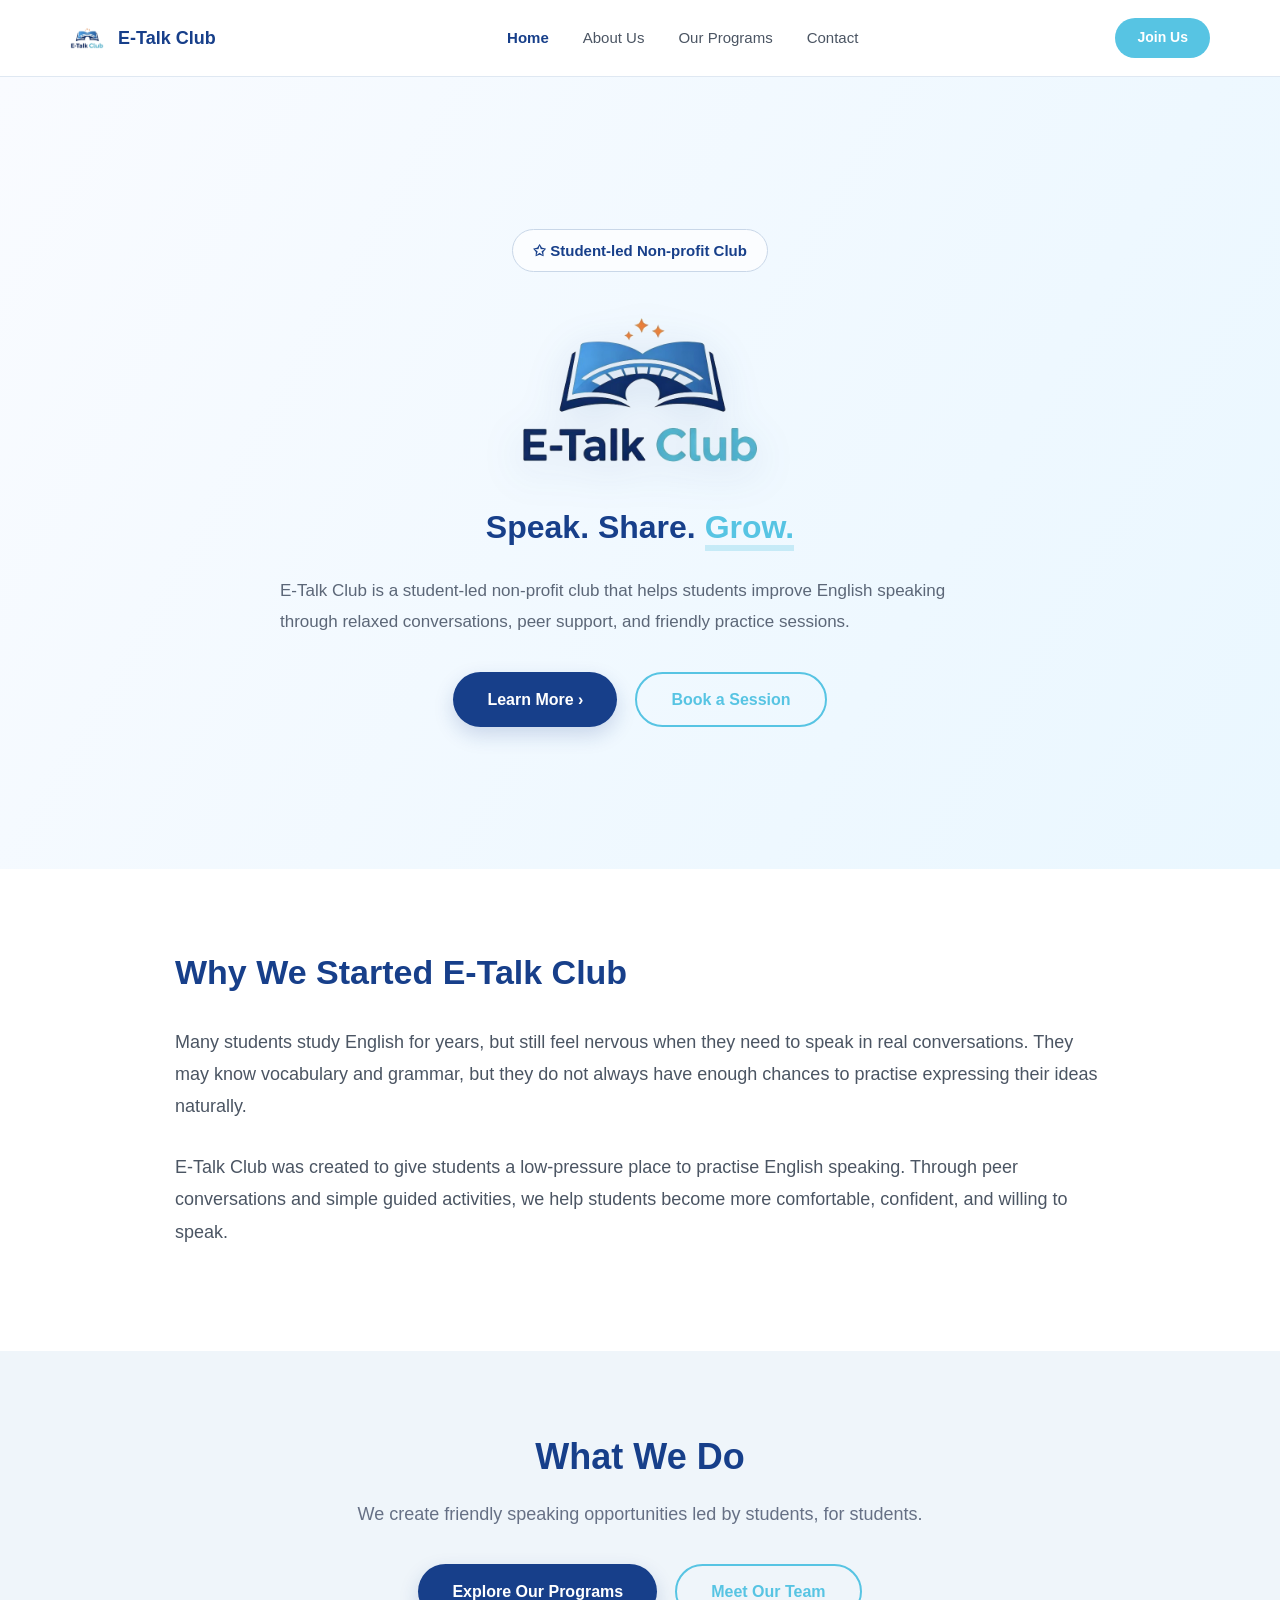
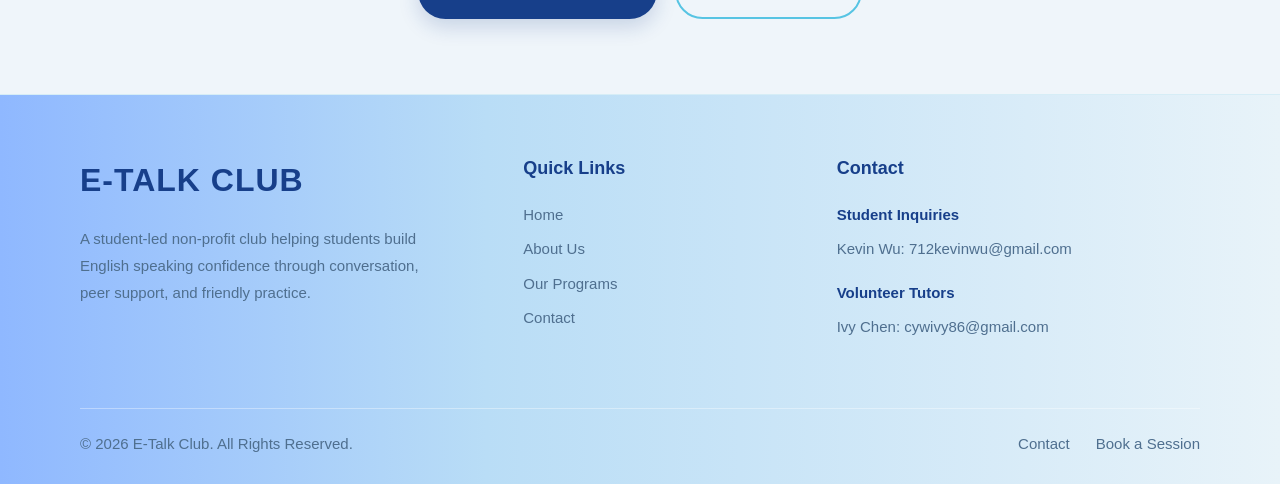
<file: index.html>
<!DOCTYPE html>
<html lang="en">
<head>
  <meta charset="UTF-8" />
  <meta name="viewport" content="width=device-width, initial-scale=1.0" />

  <title>E-Talk Club</title>
  <link rel="stylesheet" href="style.css">
</head>

<body>

  <header>
    <div class="navbar">
      <a href="index.html" class="brand">
        <img src="logo.png" alt="E-Talk Club Logo">
        <span>E-Talk Club</span>
      </a>

      <button class="menu-toggle" onclick="toggleMenu()">☰</button>

      <nav class="nav-links" id="navLinks">
        <a href="index.html" class="active">Home</a>
        <a href="about.html">About Us</a>
        <a href="programs.html">Our Programs</a>
        <a href="contact.html">Contact</a>
      </nav>

      <a href="contact.html" class="top-btn">Join Us</a>
    </div>
  </header>

  <section class="hero">
    <div class="hero-content">
      <div class="hero-tag">✩ Student-led Non-profit Club</div>

      <img src="logo.png" alt="E-Talk Club Logo" class="hero-logo">

      <h1 class="hero-title">
        Speak. Share. <span class="accent">Grow.</span>
      </h1>

      <p class="hero-desc">
        E-Talk Club is a student-led non-profit club that helps students improve English speaking
        through relaxed conversations, peer support, and friendly practice sessions.
      </p>

      <div class="hero-buttons">
        <a href="about.html" class="btn-primary">Learn More ›</a>
        <a href="programs.html" class="btn-secondary">Book a Session</a>
      </div>
    </div>
  </section>

  <section class="white">
    <div class="container text-block">
      <h2>Why We Started E-Talk Club</h2>

      <p>
        Many students study English for years, but still feel nervous when they need to speak in real
        conversations. They may know vocabulary and grammar, but they do not always have enough chances
        to practise expressing their ideas naturally.
      </p>

      <p>
        E-Talk Club was created to give students a low-pressure place to practise English speaking.
        Through peer conversations and simple guided activities, we help students become more comfortable,
        confident, and willing to speak.
      </p>
    </div>
  </section>

  <section class="light">
    <div class="container">
      <div class="section-heading">
        <h2>What We Do</h2>
        <p>We create friendly speaking opportunities led by students, for students.</p>
      </div>

      <div class="hero-buttons" style="margin-top: 34px;">
        <a href="programs.html" class="btn-primary">Explore Our Programs</a>
        <a href="about.html" class="btn-secondary">Meet Our Team</a>
      </div>
    </div>
  </section>

  <footer class="site-footer">
    <div class="footer-grid">
      <div class="footer-brand">
        <h2>E-TALK CLUB</h2>
        <p>
          A student-led non-profit club helping students build English speaking confidence
          through conversation, peer support, and friendly practice.
        </p>
      </div>

      <div class="footer-col">
        <h3>Quick Links</h3>
        <a href="index.html">Home</a>
        <a href="about.html">About Us</a>
        <a href="programs.html">Our Programs</a>
        <a href="contact.html">Contact</a>
      </div>

      <div class="footer-col">
        <h3>Contact</h3>

        <div class="footer-contact-group">
          <p><strong>Student Inquiries</strong></p>
          <a href="mailto:712kevinwu@gmail.com">Kevin Wu: 712kevinwu@gmail.com</a>
        </div>

        <div class="footer-contact-group">
          <p><strong>Volunteer Tutors</strong></p>
          <a href="mailto:cywivy86@gmail.com">Ivy Chen: cywivy86@gmail.com</a>
        </div>
      </div>
    </div>

    <div class="footer-bottom">
      <p>© 2026 E-Talk Club. All Rights Reserved.</p>
      <div class="footer-bottom-links">
        <a href="contact.html">Contact</a>
        <a href="programs.html">Book a Session</a>
      </div>
    </div>
  </footer>

  <script>
    function toggleMenu() {
      document.getElementById("navLinks").classList.toggle("show");
    }
  </script>

</body>
</html>
</file>
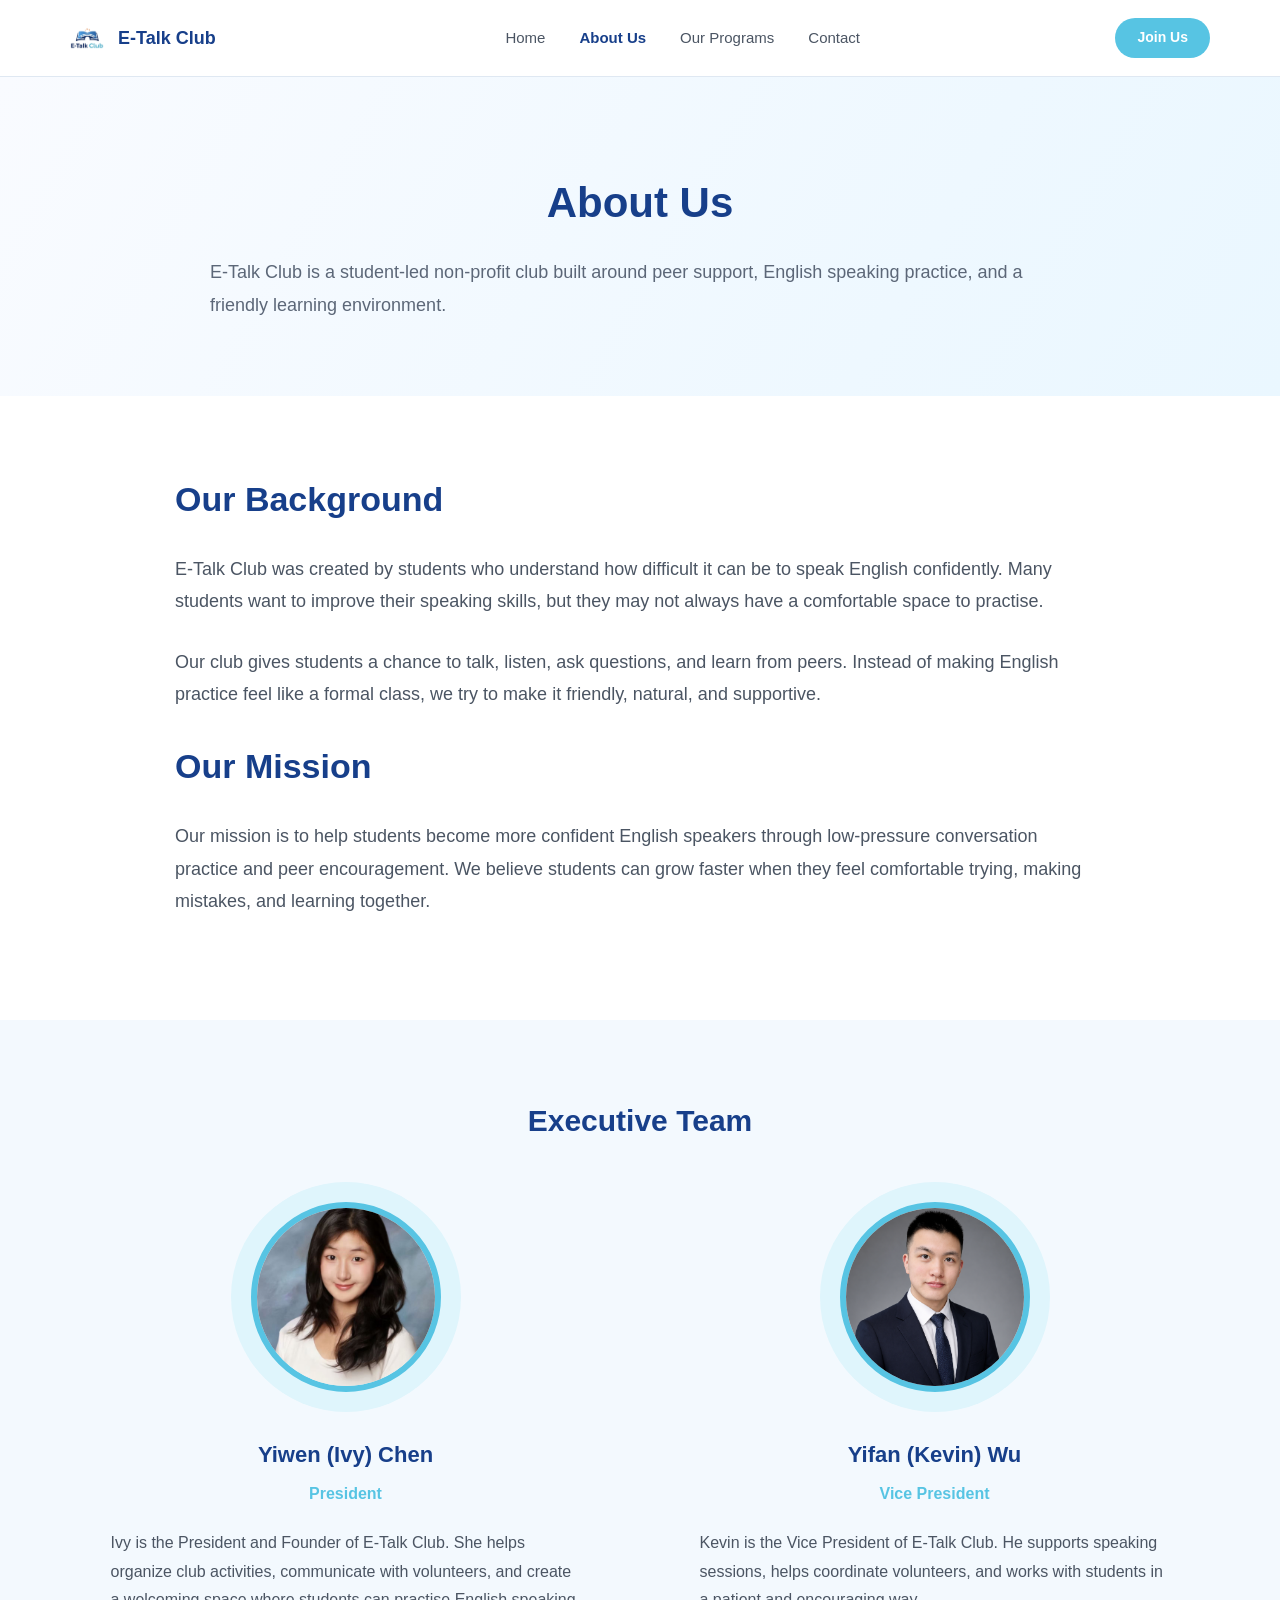
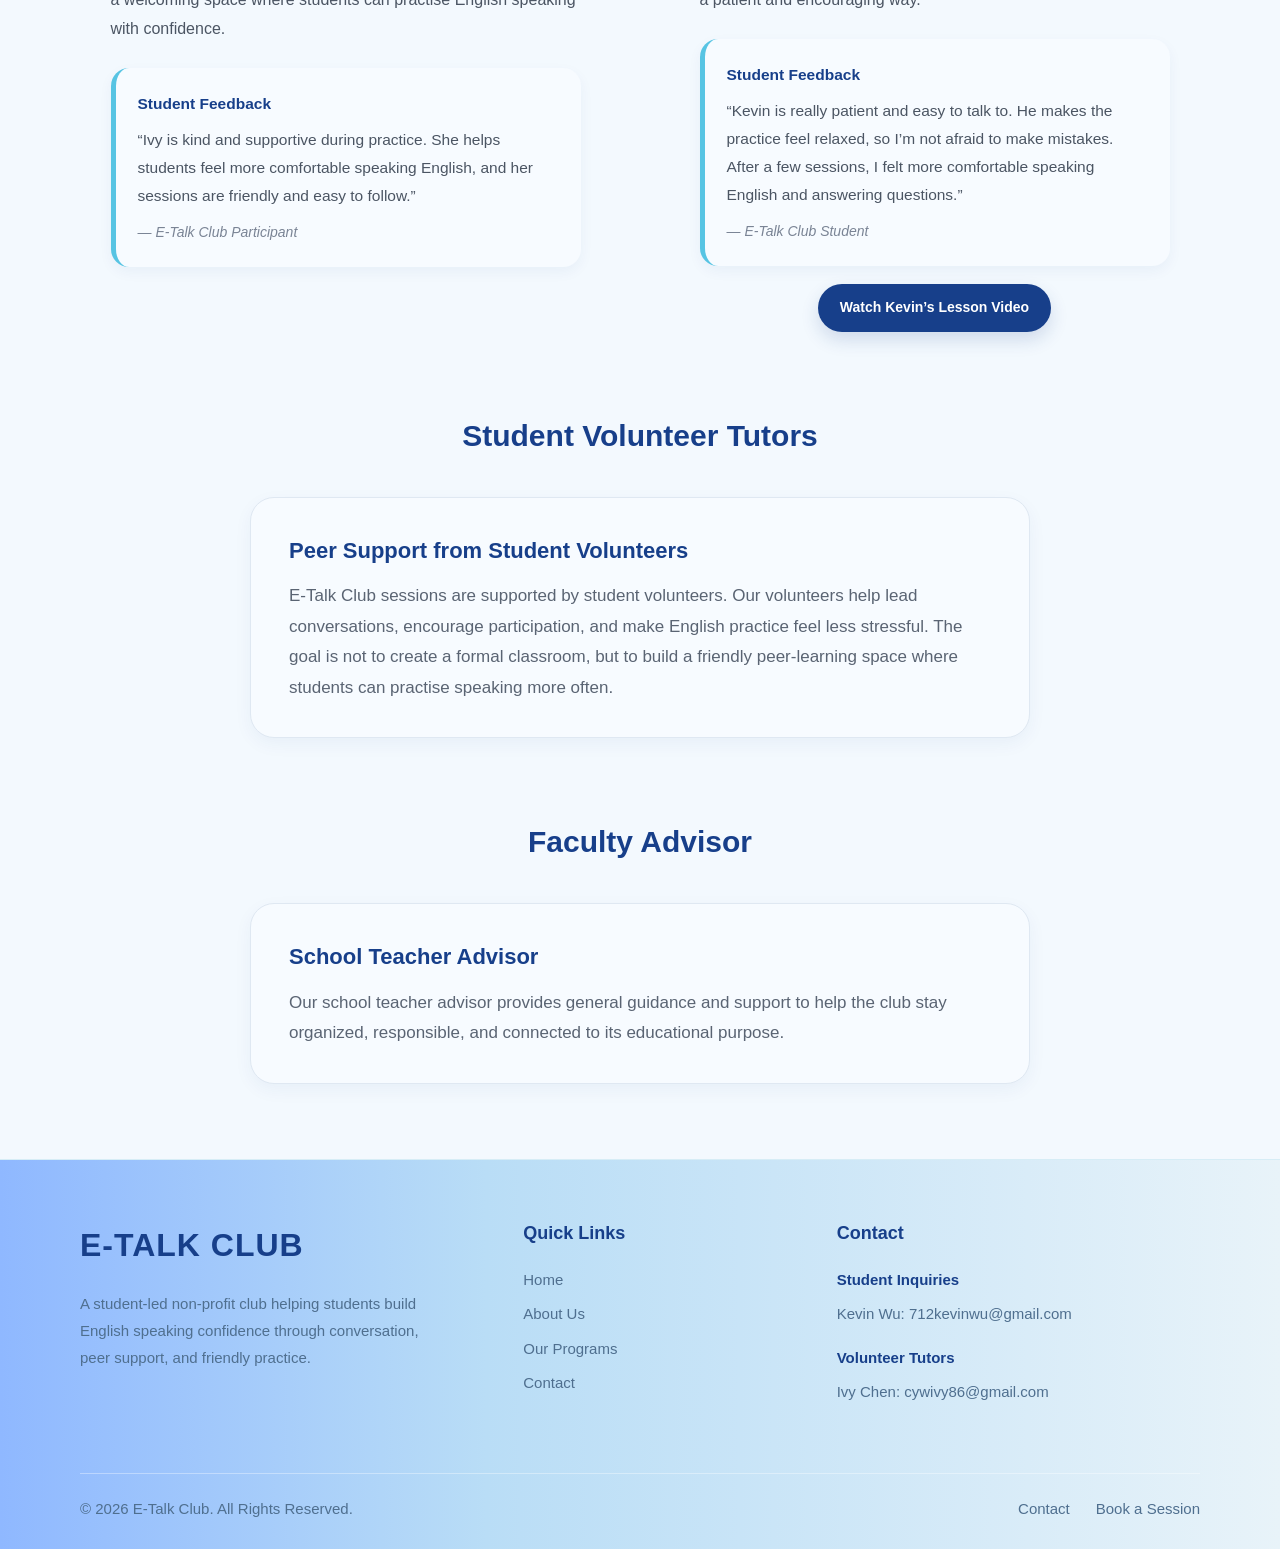
<file: about.html>
<!DOCTYPE html>
<html lang="en">
<head>
  <meta charset="UTF-8" />
  <meta name="viewport" content="width=device-width, initial-scale=1.0" />

  <title>About Us | E-Talk Club</title>
  <link rel="stylesheet" href="style.css">
</head>

<body>

  <header>
    <div class="navbar">
      <a href="index.html" class="brand">
        <img src="logo.png" alt="E-Talk Club Logo">
        <span>E-Talk Club</span>
      </a>

      <button class="menu-toggle" onclick="toggleMenu()">☰</button>

      <nav class="nav-links" id="navLinks">
        <a href="index.html">Home</a>
        <a href="about.html" class="active">About Us</a>
        <a href="programs.html">Our Programs</a>
        <a href="contact.html">Contact</a>
      </nav>

      <a href="contact.html" class="top-btn">Join Us</a>
    </div>
  </header>

  <section class="page-hero">
    <h1>About Us</h1>
    <p>
      E-Talk Club is a student-led non-profit club built around peer support, English speaking practice,
      and a friendly learning environment.
    </p>
  </section>

  <section class="white">
    <div class="container text-block">
      <h2>Our Background</h2>

      <p>
        E-Talk Club was created by students who understand how difficult it can be to speak English
        confidently. Many students want to improve their speaking skills, but they may not always have
        a comfortable space to practise.
      </p>

      <p>
        Our club gives students a chance to talk, listen, ask questions, and learn from peers. Instead of
        making English practice feel like a formal class, we try to make it friendly, natural, and supportive.
      </p>

      <h2>Our Mission</h2>

      <p>
        Our mission is to help students become more confident English speakers through low-pressure
        conversation practice and peer encouragement. We believe students can grow faster when they feel
        comfortable trying, making mistakes, and learning together.
      </p>
    </div>
  </section>

  <section class="cream">
    <div class="container">
      <div class="team-block">
        <h2 class="team-block-title">Executive Team</h2>

        <div class="executive-grid">
          <div class="founder-card">
            <div class="photo-frame">
              <img src="ivy.jpeg" alt="Yiwen Ivy Chen">
            </div>

            <h3>Yiwen (Ivy) Chen</h3>
            <div class="role">President</div>

            <p>
              Ivy is the President and Founder of E-Talk Club. She helps organize club activities,
              communicate with volunteers, and create a welcoming space where students can practise
              English speaking with confidence.
            </p>

            <div class="feedback-box">
              <strong>Student Feedback</strong>
              “Ivy is kind and supportive during practice. She helps students feel more comfortable speaking English, and her sessions are friendly and easy to follow.”
              <span class="feedback-source">— E-Talk Club Participant</span>
            </div>
          </div>

          <div class="founder-card">
            <div class="photo-frame">
              <img src="kevin.jpeg" alt="Yifan Kevin Wu">
            </div>

            <h3>Yifan (Kevin) Wu</h3>
            <div class="role">Vice President</div>

            <p>
              Kevin is the Vice President of E-Talk Club. He supports speaking sessions, helps coordinate
              volunteers, and works with students in a patient and encouraging way.
            </p>

            <div class="feedback-box">
              <strong>Student Feedback</strong>
              “Kevin is really patient and easy to talk to. He makes the practice feel relaxed, so I’m not afraid to make mistakes. After a few sessions, I felt more comfortable speaking English and answering questions.”
              <span class="feedback-source">— E-Talk Club Student</span>
            </div>

            <a
              href="https://drive.google.com/file/d/1S_GpuYlRVU_Peuezmw26yMU2I0khm-F5/view?usp=drivesdk"
              target="_blank"
              class="video-link-btn">
              Watch Kevin’s Lesson Video
            </a>
          </div>
        </div>
      </div>

      <div class="team-block">
        <h2 class="team-block-title">Student Volunteer Tutors</h2>

        <div class="tutor-card">
          <h3>Peer Support from Student Volunteers</h3>
          <p>
            E-Talk Club sessions are supported by student volunteers. Our volunteers help lead conversations,
            encourage participation, and make English practice feel less stressful. The goal is not to create
            a formal classroom, but to build a friendly peer-learning space where students can practise
            speaking more often.
          </p>
        </div>
      </div>

      <div class="team-block">
        <h2 class="team-block-title">Faculty Advisor</h2>

        <div class="advisor-card">
          <h3>School Teacher Advisor</h3>
          <p>
            Our school teacher advisor provides general guidance and support to help the club stay organized,
            responsible, and connected to its educational purpose.
          </p>
        </div>
      </div>
    </div>
  </section>

  <footer class="site-footer">
    <div class="footer-grid">
      <div class="footer-brand">
        <h2>E-TALK CLUB</h2>
        <p>
          A student-led non-profit club helping students build English speaking confidence
          through conversation, peer support, and friendly practice.
        </p>
      </div>

      <div class="footer-col">
        <h3>Quick Links</h3>
        <a href="index.html">Home</a>
        <a href="about.html">About Us</a>
        <a href="programs.html">Our Programs</a>
        <a href="contact.html">Contact</a>
      </div>

      <div class="footer-col">
        <h3>Contact</h3>

        <div class="footer-contact-group">
          <p><strong>Student Inquiries</strong></p>
          <a href="mailto:712kevinwu@gmail.com">Kevin Wu: 712kevinwu@gmail.com</a>
        </div>

        <div class="footer-contact-group">
          <p><strong>Volunteer Tutors</strong></p>
          <a href="mailto:cywivy86@gmail.com">Ivy Chen: cywivy86@gmail.com</a>
        </div>
      </div>
    </div>

    <div class="footer-bottom">
      <p>© 2026 E-Talk Club. All Rights Reserved.</p>
      <div class="footer-bottom-links">
        <a href="contact.html">Contact</a>
        <a href="programs.html">Book a Session</a>
      </div>
    </div>
  </footer>

  <script>
    function toggleMenu() {
      document.getElementById("navLinks").classList.toggle("show");
    }
  </script>

</body>
</html>
</file>
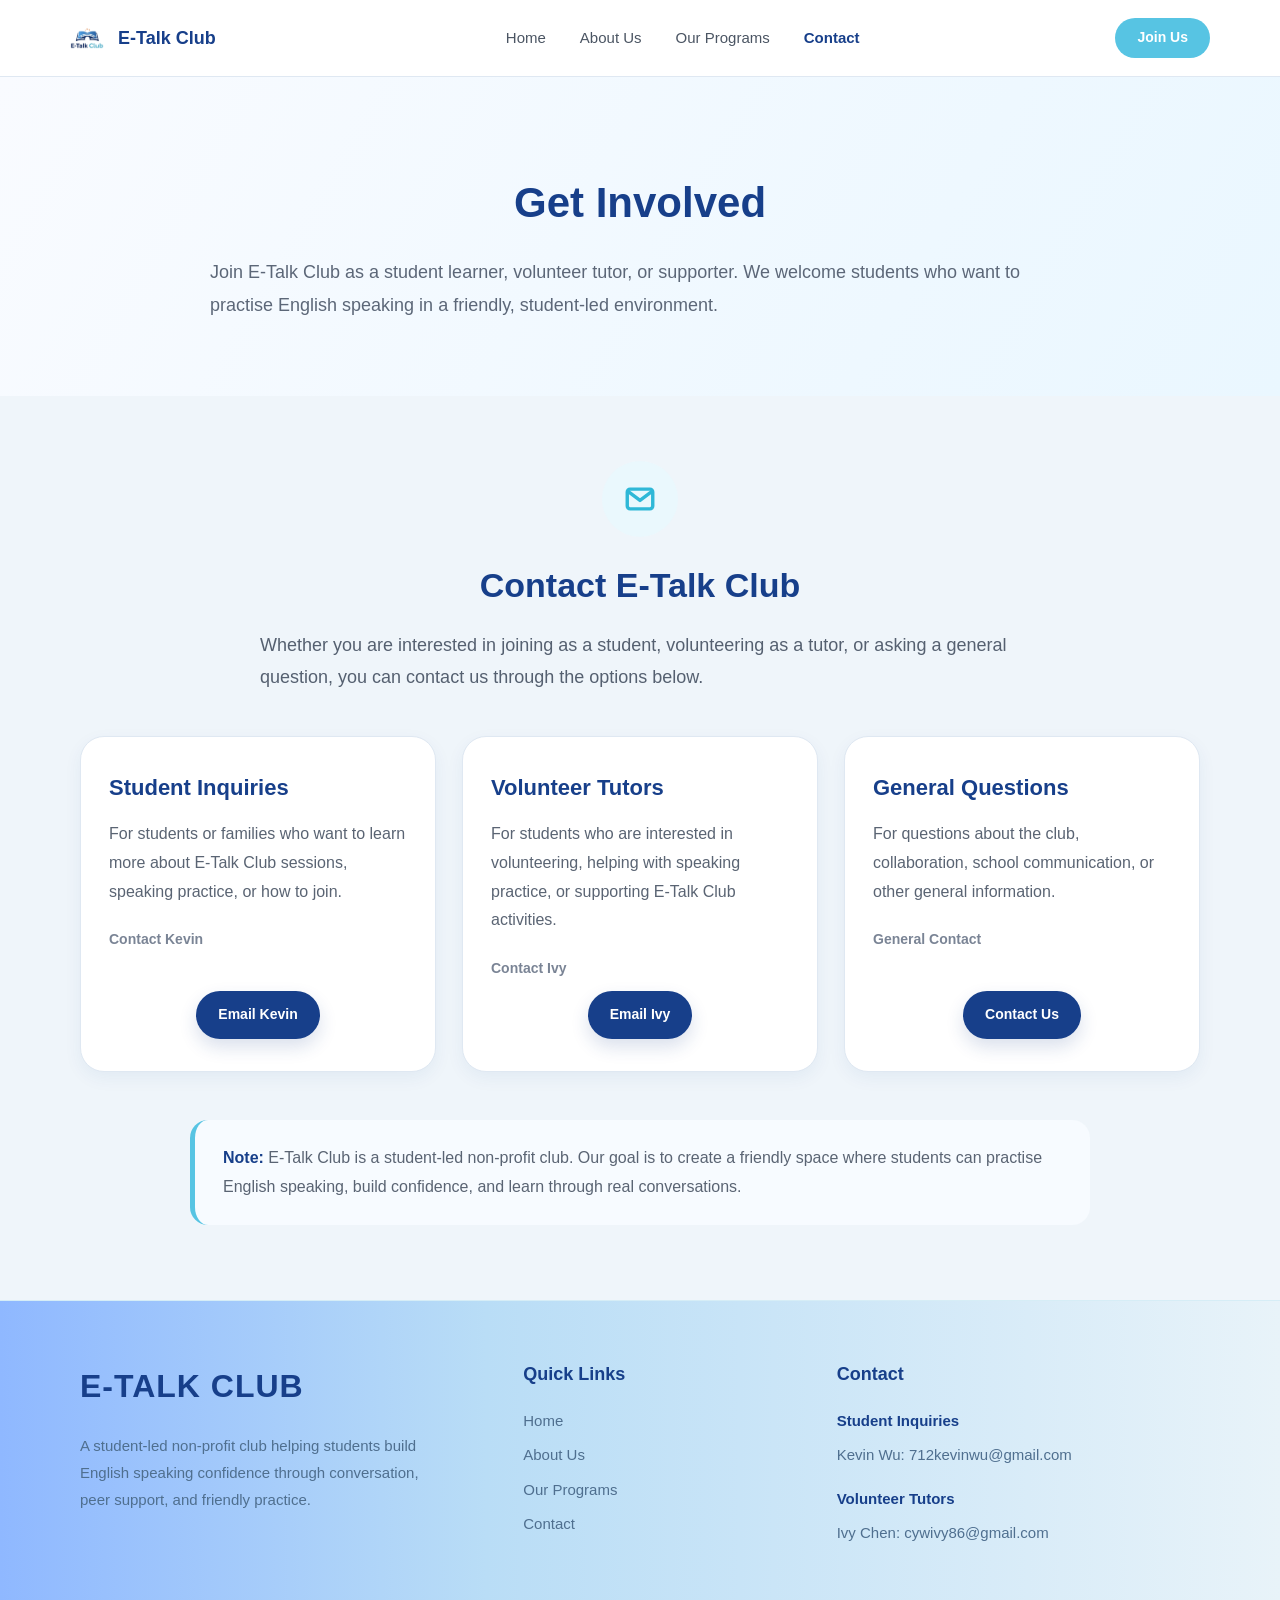
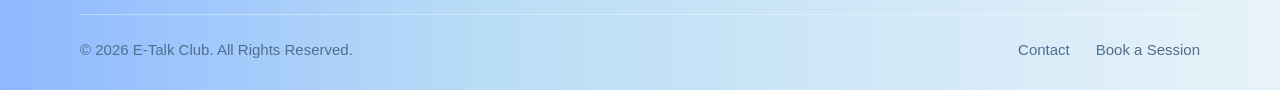
<file: contact.html>
<!DOCTYPE html>
<html lang="en">
<head>
  <meta charset="UTF-8" />
  <meta name="viewport" content="width=device-width, initial-scale=1.0" />

  <title>Contact | E-Talk Club</title>
  <link rel="stylesheet" href="style.css">
</head>

<body>

  <header>
    <div class="navbar">
      <a href="index.html" class="brand">
        <img src="logo.png" alt="E-Talk Club Logo">
        <span>E-Talk Club</span>
      </a>

      <button class="menu-toggle" onclick="toggleMenu()">☰</button>

      <nav class="nav-links" id="navLinks">
        <a href="index.html">Home</a>
        <a href="about.html">About Us</a>
        <a href="programs.html">Our Programs</a>
        <a href="contact.html" class="active">Contact</a>
      </nav>

      <a href="contact.html" class="top-btn">Join Us</a>
    </div>
  </header>

  <section class="page-hero">
    <h1>Get Involved</h1>
    <p>
      Join E-Talk Club as a student learner, volunteer tutor, or supporter. We welcome students who want
      to practise English speaking in a friendly, student-led environment.
    </p>
  </section>

  <section class="contact">
    <div class="container">
      <div class="contact-icon">
        <svg viewBox="0 0 24 24">
          <rect x="3" y="5" width="18" height="14" rx="2"></rect>
          <path d="M4 7l8 6 8-6"></path>
        </svg>
      </div>

      <h2>Contact E-Talk Club</h2>

      <p class="contact-main-text">
        Whether you are interested in joining as a student, volunteering as a tutor, or asking a general question,
        you can contact us through the options below.
      </p>

      <div class="contact-options">

        <div class="contact-card">
          <h3>Student Inquiries</h3>
          <p>
            For students or families who want to learn more about E-Talk Club sessions, speaking practice,
            or how to join.
          </p>

          <span class="small-label">Contact Kevin</span>

          <a
            href="mailto:712kevinwu@gmail.com?subject=E-Talk Club Student Inquiry"
            class="contact-card-btn">
            Email Kevin
          </a>
        </div>

        <div class="contact-card">
          <h3>Volunteer Tutors</h3>
          <p>
            For students who are interested in volunteering, helping with speaking practice, or supporting
            E-Talk Club activities.
          </p>

          <span class="small-label">Contact Ivy</span>

          <a
            href="mailto:cywivy86@gmail.com?subject=E-Talk Club Volunteer Tutor Inquiry"
            class="contact-card-btn">
            Email Ivy
          </a>
        </div>

        <div class="contact-card">
          <h3>General Questions</h3>
          <p>
            For questions about the club, collaboration, school communication, or other general information.
          </p>

          <span class="small-label">General Contact</span>

          <a
            href="mailto:cywivy86@gmail.com?cc=712kevinwu@gmail.com&subject=E-Talk Club General Inquiry"
            class="contact-card-btn">
            Contact Us
          </a>
        </div>

      </div>

      <div class="contact-note">
        <strong style="color:#173f8a;">Note:</strong>
        E-Talk Club is a student-led non-profit club. Our goal is to create a friendly space where students
        can practise English speaking, build confidence, and learn through real conversations.
      </div>

    </div>
  </section>

  <footer class="site-footer">
    <div class="footer-grid">
      <div class="footer-brand">
        <h2>E-TALK CLUB</h2>
        <p>
          A student-led non-profit club helping students build English speaking confidence
          through conversation, peer support, and friendly practice.
        </p>
      </div>

      <div class="footer-col">
        <h3>Quick Links</h3>
        <a href="index.html">Home</a>
        <a href="about.html">About Us</a>
        <a href="programs.html">Our Programs</a>
        <a href="contact.html">Contact</a>
      </div>

      <div class="footer-col">
        <h3>Contact</h3>

        <div class="footer-contact-group">
          <p><strong>Student Inquiries</strong></p>
          <a href="mailto:712kevinwu@gmail.com">Kevin Wu: 712kevinwu@gmail.com</a>
        </div>

        <div class="footer-contact-group">
          <p><strong>Volunteer Tutors</strong></p>
          <a href="mailto:cywivy86@gmail.com">Ivy Chen: cywivy86@gmail.com</a>
        </div>
      </div>
    </div>

    <div class="footer-bottom">
      <p>© 2026 E-Talk Club. All Rights Reserved.</p>
      <div class="footer-bottom-links">
        <a href="contact.html">Contact</a>
        <a href="programs.html">Book a Session</a>
      </div>
    </div>
  </footer>

  <script>
    function toggleMenu() {
      document.getElementById("navLinks").classList.toggle("show");
    }
  </script>

</body>
</html>
</file>
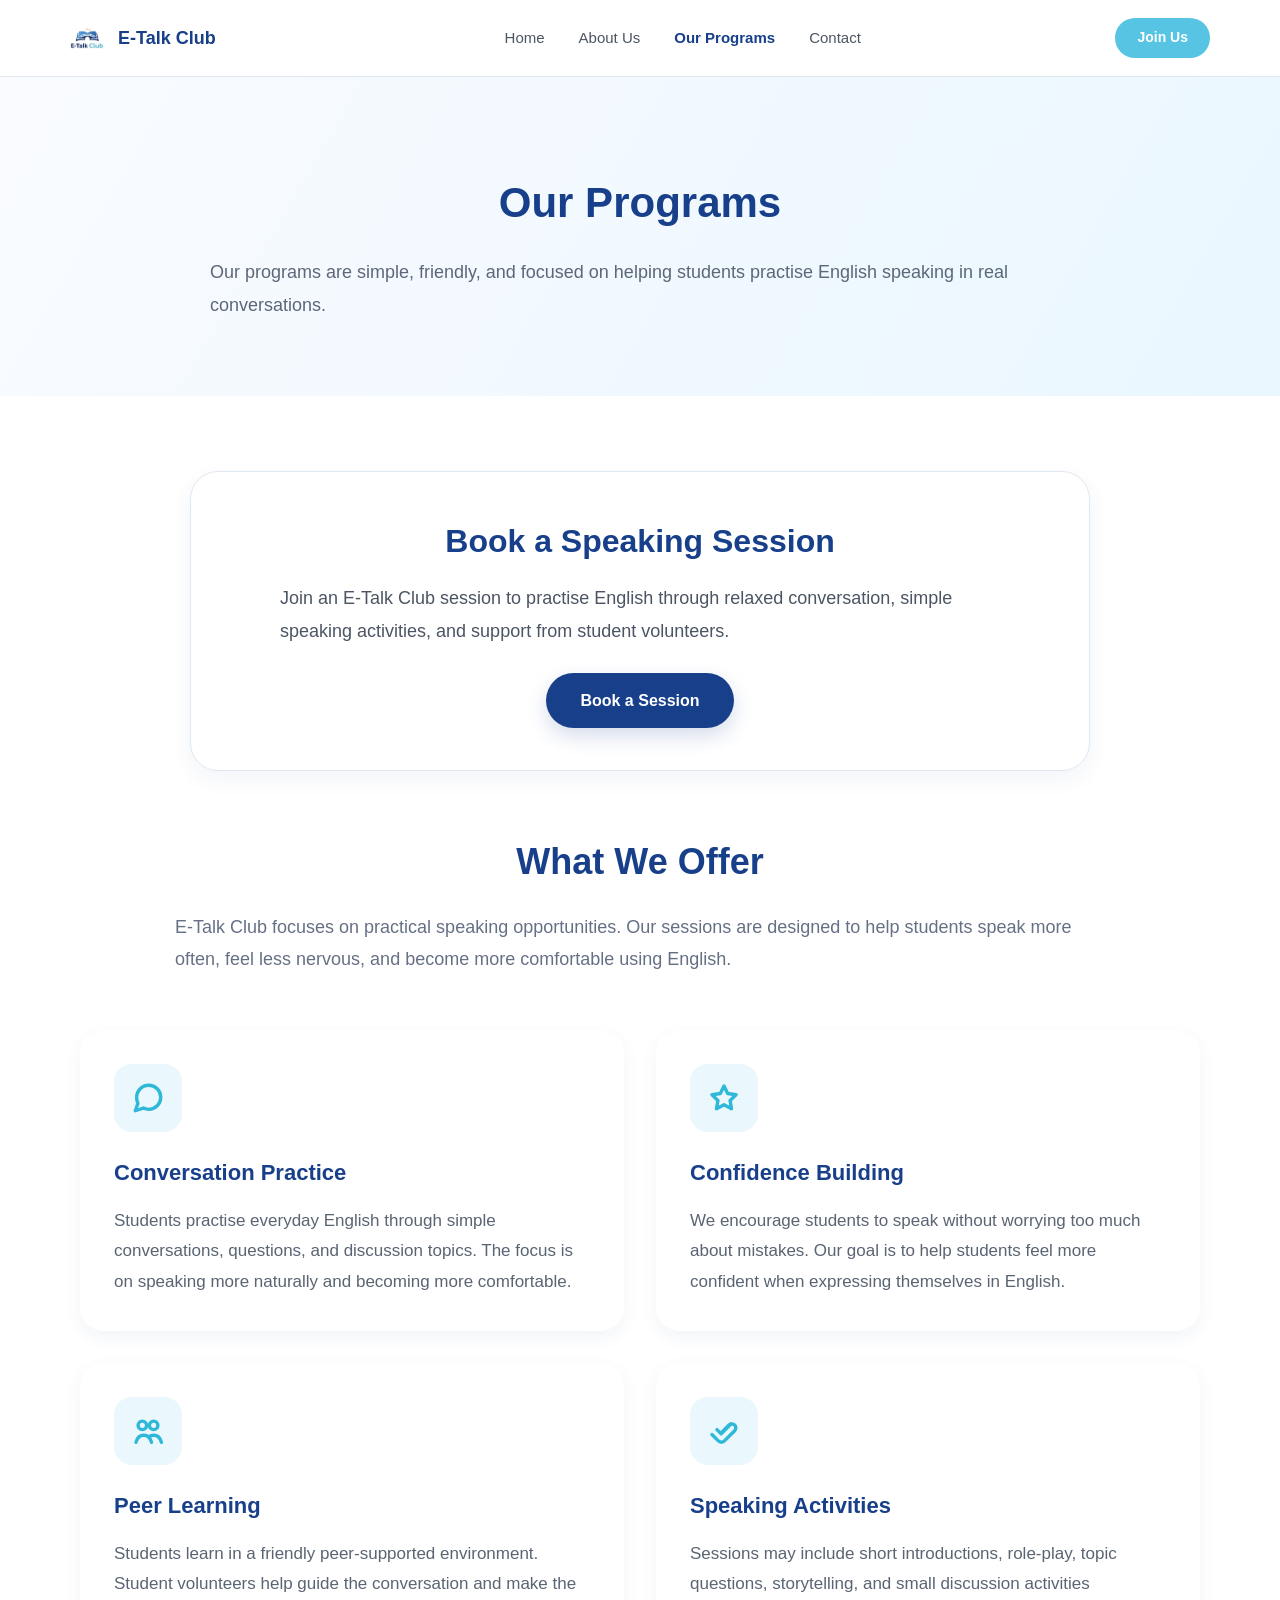
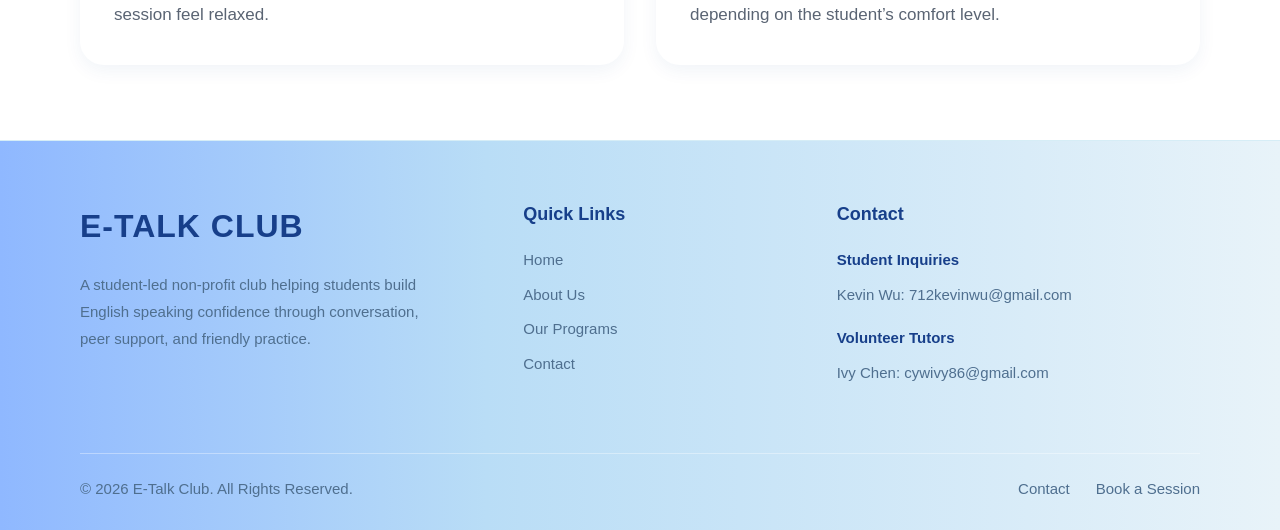
<file: programs.html>
<!DOCTYPE html>
<html lang="en">
<head>
  <meta charset="UTF-8" />
  <meta name="viewport" content="width=device-width, initial-scale=1.0" />

  <title>Our Programs | E-Talk Club</title>
  <link rel="stylesheet" href="style.css">
</head>

<body>

  <header>
    <div class="navbar">
      <a href="index.html" class="brand">
        <img src="logo.png" alt="E-Talk Club Logo">
        <span>E-Talk Club</span>
      </a>

      <button class="menu-toggle" onclick="toggleMenu()">☰</button>

      <nav class="nav-links" id="navLinks">
        <a href="index.html">Home</a>
        <a href="about.html">About Us</a>
        <a href="programs.html" class="active">Our Programs</a>
        <a href="contact.html">Contact</a>
      </nav>

      <a href="contact.html" class="top-btn">Join Us</a>
    </div>
  </header>

  <section class="page-hero">
    <h1>Our Programs</h1>
    <p>
      Our programs are simple, friendly, and focused on helping students practise English speaking
      in real conversations.
    </p>
  </section>

  <section class="white">
    <div class="container">
      <div class="program-cta">
        <h2>Book a Speaking Session</h2>
        <p>
          Join an E-Talk Club session to practise English through relaxed conversation, simple speaking
          activities, and support from student volunteers.
        </p>

        <a href="mailto:712kevinwu@gmail.com?subject=E-Talk Club Session Booking" class="btn-primary">
          Book a Session
        </a>
      </div>

      <div class="section-heading">
        <h2>What We Offer</h2>
      </div>

      <div class="activities-intro">
        E-Talk Club focuses on practical speaking opportunities. Our sessions are designed to help students
        speak more often, feel less nervous, and become more comfortable using English.
      </div>

      <div class="activities-grid">

        <div class="activity-card">
          <div class="icon-box">
            <svg viewBox="0 0 24 24">
              <path d="M21 11.5a8.5 8.5 0 0 1-8.5 8.5 8.9 8.9 0 0 1-3.8-.9L3 21l1.9-5.2a8.6 8.6 0 0 1-.9-3.9A8.5 8.5 0 0 1 12.5 3 8.5 8.5 0 0 1 21 11.5z"></path>
            </svg>
          </div>
          <h3>Conversation Practice</h3>
          <p>
            Students practise everyday English through simple conversations, questions, and discussion topics.
            The focus is on speaking more naturally and becoming more comfortable.
          </p>
        </div>

        <div class="activity-card">
          <div class="icon-box">
            <svg viewBox="0 0 24 24">
              <path d="M12 3.5l2.6 5.3 5.9.9-4.2 4.1 1 5.8L12 16.8 6.7 19.6l1-5.8-4.2-4.1 5.9-.9L12 3.5z"></path>
            </svg>
          </div>
          <h3>Confidence Building</h3>
          <p>
            We encourage students to speak without worrying too much about mistakes. Our goal is to help
            students feel more confident when expressing themselves in English.
          </p>
        </div>

        <div class="activity-card">
          <div class="icon-box">
            <svg viewBox="0 0 24 24">
              <circle cx="8" cy="8" r="3"></circle>
              <circle cx="16" cy="8" r="3"></circle>
              <path d="M3.5 20c.8-3 2.8-5 5.5-5s4.7 2 5.5 5"></path>
              <path d="M13.5 15.5c.8-.4 1.6-.5 2.5-.5 2.7 0 4.7 2 5.5 5"></path>
            </svg>
          </div>
          <h3>Peer Learning</h3>
          <p>
            Students learn in a friendly peer-supported environment. Student volunteers help guide the
            conversation and make the session feel relaxed.
          </p>
        </div>

        <div class="activity-card">
          <div class="icon-box">
            <svg viewBox="0 0 24 24">
              <path d="M7 11l3 3 7-7"></path>
              <path d="M3.5 14.5l4.5 4.5c1.2 1.2 3.1 1.2 4.3 0l7.2-7.2c1.1-1.1 1.1-2.9 0-4s-2.9-1.1-4 0L10 13.3"></path>
            </svg>
          </div>
          <h3>Speaking Activities</h3>
          <p>
            Sessions may include short introductions, role-play, topic questions, storytelling, and small
            discussion activities depending on the student’s comfort level.
          </p>
        </div>

      </div>
    </div>
  </section>

  <footer class="site-footer">
    <div class="footer-grid">
      <div class="footer-brand">
        <h2>E-TALK CLUB</h2>
        <p>
          A student-led non-profit club helping students build English speaking confidence
          through conversation, peer support, and friendly practice.
        </p>
      </div>

      <div class="footer-col">
        <h3>Quick Links</h3>
        <a href="index.html">Home</a>
        <a href="about.html">About Us</a>
        <a href="programs.html">Our Programs</a>
        <a href="contact.html">Contact</a>
      </div>

      <div class="footer-col">
        <h3>Contact</h3>

        <div class="footer-contact-group">
          <p><strong>Student Inquiries</strong></p>
          <a href="mailto:712kevinwu@gmail.com">Kevin Wu: 712kevinwu@gmail.com</a>
        </div>

        <div class="footer-contact-group">
          <p><strong>Volunteer Tutors</strong></p>
          <a href="mailto:cywivy86@gmail.com">Ivy Chen: cywivy86@gmail.com</a>
        </div>
      </div>
    </div>

    <div class="footer-bottom">
      <p>© 2026 E-Talk Club. All Rights Reserved.</p>
      <div class="footer-bottom-links">
        <a href="contact.html">Contact</a>
        <a href="programs.html">Book a Session</a>
      </div>
    </div>
  </footer>

  <script>
    function toggleMenu() {
      document.getElementById("navLinks").classList.toggle("show");
    }
  </script>

</body>
</html>
</file>
<file: style.css>
* {
  margin: 0;
  padding: 0;
  box-sizing: border-box;
  font-family: Arial, Helvetica, sans-serif;
}

:root {
  --navy: #173f8a;
  --sky: #57c4e3;
  --light-blue: #eef8ff;
  --soft-blue: #f6fbff;
  --pale-blue: #eaf8fd;
  --text: #4b5563;
  --muted: #667085;
  --border: #dfe8f2;
  --white: #ffffff;

  --footer-blue-1: #8fb8ff;
  --footer-blue-2: #b9ddf6;
  --footer-blue-3: #e8f3f9;

  --footer-text: #173f8a;
  --footer-muted: #4f6f8f;
}

html {
  scroll-behavior: smooth;
}

body {
  background: var(--soft-blue);
  color: #2f3b4a;
  line-height: 1.7;
}

a {
  text-decoration: none;
}

img {
  display: block;
  max-width: 100%;
}

/* Header */
header {
  background: var(--white);
  border-bottom: 1px solid var(--border);
  position: sticky;
  top: 0;
  z-index: 1000;
}

.navbar {
  max-width: 1200px;
  margin: 0 auto;
  padding: 18px 30px;
  display: flex;
  align-items: center;
  justify-content: space-between;
  gap: 22px;
}

.brand {
  display: flex;
  align-items: center;
  gap: 14px;
  min-width: 180px;
}

.brand img {
  width: 34px;
  height: auto;
}

.brand span {
  font-size: 18px;
  font-weight: 800;
  color: var(--navy);
}

.nav-links {
  display: flex;
  align-items: center;
  gap: 34px;
}

.nav-links a {
  color: var(--text);
  font-size: 15px;
  transition: 0.2s;
}

.nav-links a:hover,
.nav-links a.active {
  color: var(--navy);
  font-weight: 700;
}

.top-btn {
  background: var(--sky);
  color: white;
  padding: 8px 22px;
  border-radius: 28px;
  font-size: 14px;
  font-weight: 700;
  white-space: nowrap;
}

.menu-toggle {
  display: none;
  background: none;
  border: none;
  font-size: 30px;
  color: var(--navy);
  cursor: pointer;
  font-weight: 800;
}

/* Hero */
.hero {
  min-height: 88vh;
  background: linear-gradient(120deg, #f9fbff 0%, #eef8ff 70%, #eaf7ff 100%);
  display: flex;
  align-items: center;
  justify-content: center;
  text-align: center;
  padding: 85px 20px 75px;
}

.hero-content {
  max-width: 820px;
  width: 100%;
}

.hero-tag {
  display: inline-flex;
  align-items: center;
  gap: 10px;
  border: 1.5px solid #c9d7e8;
  border-radius: 24px;
  padding: 8px 20px;
  background: rgba(255, 255, 255, 0.7);
  color: var(--navy);
  font-size: 15px;
  font-weight: 700;
  margin-bottom: 38px;
}

.hero-logo {
  width: 250px;
  max-width: 80%;
  margin: 0 auto 38px;
  background: transparent;
  filter: drop-shadow(0 10px 20px rgba(23, 63, 138, 0.14));
}

.hero-title {
  font-size: 32px;
  line-height: 1.2;
  font-weight: 900;
  color: var(--navy);
  margin-bottom: 30px;
}

.hero-title .accent {
  color: var(--sky);
  border-bottom: 6px solid rgba(91, 196, 224, 0.28);
}

.hero-desc {
  max-width: 720px;
  margin: 0 auto 34px;
  font-size: 17px;
  color: #5c6778;
  line-height: 1.8;
  text-align: left;
}

.hero-buttons {
  display: flex;
  justify-content: center;
  gap: 18px;
  flex-wrap: wrap;
}

.btn-primary {
  display: inline-flex;
  align-items: center;
  justify-content: center;
  background: var(--navy);
  color: white;
  padding: 14px 34px;
  border-radius: 30px;
  font-size: 16px;
  font-weight: 700;
  box-shadow: 0 8px 20px rgba(23, 63, 138, 0.18);
}

.btn-secondary {
  display: inline-flex;
  align-items: center;
  justify-content: center;
  border: 2px solid var(--sky);
  color: var(--sky);
  padding: 12px 34px;
  border-radius: 30px;
  font-size: 16px;
  font-weight: 700;
  background: transparent;
}

/* Page Hero */
.page-hero {
  background: linear-gradient(120deg, #f9fbff 0%, #eef8ff 70%, #eaf7ff 100%);
  padding: 90px 20px 75px;
  text-align: center;
}

.page-hero h1 {
  font-size: 42px;
  color: var(--navy);
  font-weight: 900;
  margin-bottom: 18px;
}

.page-hero p {
  max-width: 860px;
  margin: 0 auto;
  color: #5c6778;
  font-size: 18px;
  line-height: 1.8;
  text-align: left;
}

/* General */
section {
  padding: 75px 20px;
}

.container {
  max-width: 1120px;
  margin: 0 auto;
}

.white {
  background: var(--white);
}

.light {
  background: #eff5fa;
}

.cream {
  background: #f3f9fe;
}

.section-heading {
  text-align: center;
  margin-bottom: 18px;
}

.section-heading h2 {
  font-size: 36px;
  color: var(--navy);
  font-weight: 900;
  margin-bottom: 12px;
}

.section-heading p {
  font-size: 18px;
  color: var(--muted);
}

.text-block {
  max-width: 930px;
  margin: 0 auto;
}

.text-block h2 {
  font-size: 34px;
  color: var(--navy);
  font-weight: 900;
  margin-bottom: 24px;
}

.text-block p {
  font-size: 18px;
  color: var(--text);
  margin-bottom: 28px;
  line-height: 1.8;
}

/* Program CTA */
.program-cta {
  max-width: 900px;
  margin: 0 auto 60px;
  background: var(--white);
  border: 1px solid var(--border);
  border-radius: 28px;
  padding: 42px;
  text-align: center;
  box-shadow: 0 8px 22px rgba(23, 63, 138, 0.06);
}

.program-cta h2 {
  font-size: 32px;
  color: var(--navy);
  font-weight: 900;
  margin-bottom: 14px;
}

.program-cta p {
  max-width: 720px;
  margin: 0 auto 26px;
  font-size: 18px;
  color: var(--text);
  line-height: 1.8;
  text-align: left;
}

/* Activities */
.activities-intro,
.team-intro {
  max-width: 930px;
  margin: 0 auto 55px;
  text-align: left;
  font-size: 18px;
  color: var(--muted);
  line-height: 1.8;
}

.activities-grid {
  display: grid;
  grid-template-columns: repeat(2, 1fr);
  gap: 32px;
}

.activity-card {
  background: var(--white);
  border-radius: 24px;
  padding: 34px;
  box-shadow: 0 6px 18px rgba(23, 63, 138, 0.06);
  min-height: 250px;
}

.icon-box {
  width: 68px;
  height: 68px;
  border-radius: 18px;
  background: #eaf8fd;
  display: flex;
  align-items: center;
  justify-content: center;
  margin-bottom: 22px;
}

.icon-box svg {
  width: 34px;
  height: 34px;
  stroke: #2fb8d7;
  stroke-width: 2.4;
  fill: none;
  stroke-linecap: round;
  stroke-linejoin: round;
}

.activity-card h3 {
  font-size: 22px;
  color: var(--navy);
  margin-bottom: 14px;
  font-weight: 800;
}

.activity-card p {
  font-size: 17px;
  color: #5a6473;
  line-height: 1.8;
}

/* About / Team */
.team-block {
  margin-bottom: 78px;
}

.team-block:last-child {
  margin-bottom: 0;
}

.team-block-title {
  font-size: 30px;
  color: var(--navy);
  font-weight: 900;
  margin-bottom: 36px;
  text-align: center;
}

.executive-grid {
  display: grid;
  grid-template-columns: repeat(2, 1fr);
  gap: 58px;
  align-items: start;
}

.founder-card {
  text-align: center;
}

.photo-frame {
  width: 230px;
  height: 230px;
  margin: 0 auto 24px;
  border-radius: 50%;
  background: #dff5fc;
  display: flex;
  align-items: center;
  justify-content: center;
}

.photo-frame img {
  width: 190px;
  height: 190px;
  object-fit: cover;
  border-radius: 50%;
  border: 6px solid var(--sky);
}

.founder-card h3 {
  font-size: 22px;
  color: var(--navy);
  font-weight: 900;
  margin-bottom: 6px;
}

.role {
  font-size: 16px;
  color: var(--sky);
  font-weight: 700;
  margin-bottom: 22px;
}

.founder-card p {
  text-align: left;
  max-width: 470px;
  margin: 0 auto;
  font-size: 16px;
  color: var(--text);
  line-height: 1.8;
}

.feedback-box {
  max-width: 470px;
  margin: 24px auto 0;
  padding: 22px;
  background: #f7fbff;
  border-left: 5px solid var(--sky);
  border-radius: 18px;
  text-align: left;
  color: var(--text);
  font-size: 15.5px;
  line-height: 1.8;
  box-shadow: 0 5px 14px rgba(23, 63, 138, 0.05);
}

.feedback-box strong {
  color: var(--navy);
  display: block;
  margin-bottom: 8px;
}

.feedback-source {
  display: block;
  margin-top: 10px;
  color: #7a8495;
  font-size: 14px;
  font-style: italic;
}

.video-link-btn {
  display: flex;
  width: fit-content;
  align-items: center;
  justify-content: center;
  background: var(--navy);
  color: white;
  padding: 12px 22px;
  border-radius: 26px;
  font-size: 14px;
  font-weight: 700;
  box-shadow: 0 8px 18px rgba(23, 63, 138, 0.16);
  margin: 18px auto 0;
}

.advisor-card,
.tutor-card {
  max-width: 780px;
  margin: 0 auto;
  background: #f7fbff;
  border: 1px solid var(--border);
  border-radius: 24px;
  padding: 34px 38px;
  text-align: left;
  box-shadow: 0 6px 18px rgba(23, 63, 138, 0.05);
}

.advisor-card h3,
.tutor-card h3 {
  color: var(--navy);
  font-size: 22px;
  margin-bottom: 12px;
}

.advisor-card p,
.tutor-card p {
  color: #5a6473;
  font-size: 17px;
  line-height: 1.8;
}

/* Contact */
.contact {
  background: #eff5fa;
  text-align: center;
  padding: 65px 20px 75px;
}

.contact-icon {
  width: 76px;
  height: 76px;
  margin: 0 auto 20px;
  border-radius: 50%;
  background: #eaf8fd;
  display: flex;
  align-items: center;
  justify-content: center;
}

.contact-icon svg {
  width: 34px;
  height: 34px;
  stroke: #2fb8d7;
  stroke-width: 2.4;
  fill: none;
  stroke-linecap: round;
  stroke-linejoin: round;
}

.contact h2 {
  font-size: 34px;
  color: var(--navy);
  font-weight: 900;
  margin-bottom: 14px;
}

.contact p {
  max-width: 760px;
  margin: 0 auto 30px;
  font-size: 18px;
  color: #556070;
  line-height: 1.8;
}

.contact-main-text {
  text-align: left;
}

.contact-options {
  display: grid;
  grid-template-columns: repeat(3, 1fr);
  gap: 26px;
  margin-top: 42px;
}

.contact-card {
  background: var(--white);
  border: 1px solid var(--border);
  border-radius: 24px;
  padding: 32px 28px;
  text-align: left;
  box-shadow: 0 6px 18px rgba(23, 63, 138, 0.06);
  display: flex;
  flex-direction: column;
}

.contact-card h3 {
  color: var(--navy);
  font-size: 22px;
  font-weight: 900;
  margin-bottom: 14px;
}

.contact-card p {
  color: #5a6473;
  font-size: 16px;
  line-height: 1.8;
  margin-bottom: 22px;
}

.small-label {
  display: block;
  color: #7a8495;
  font-size: 14px;
  margin-bottom: 10px;
  font-weight: 700;
}

.contact-card-btn {
  display: flex;
  width: fit-content;
  align-items: center;
  justify-content: center;
  background: var(--navy);
  color: white;
  padding: 12px 22px;
  border-radius: 26px;
  font-size: 14px;
  font-weight: 700;
  box-shadow: 0 8px 18px rgba(23, 63, 138, 0.16);
  margin: auto auto 0 auto;
}

.contact-note {
  max-width: 900px;
  margin: 48px auto 0;
  background: #f7fbff;
  border-left: 5px solid var(--sky);
  border-radius: 18px;
  padding: 24px 28px;
  text-align: left;
  color: #5a6473;
  font-size: 16px;
  line-height: 1.8;
}

/* Footer */
.site-footer {
  background: linear-gradient(
    90deg,
    var(--footer-blue-1) 0%,
    var(--footer-blue-2) 38%,
    var(--footer-blue-3) 100%
  );
  color: var(--footer-text);
  padding: 58px 20px 28px;
  border-top: 1px solid #d6edf6;
}

.footer-grid {
  max-width: 1120px;
  margin: 0 auto;
  display: grid;
  grid-template-columns: 1.5fr 1fr 1.4fr;
  gap: 54px;
}

.footer-brand h2 {
  font-size: 32px;
  letter-spacing: 1px;
  font-weight: 900;
  margin-bottom: 18px;
  color: var(--footer-text);
}

.footer-brand p {
  font-size: 15px;
  line-height: 1.8;
  max-width: 360px;
  color: var(--footer-muted);
}

.footer-col h3 {
  font-size: 18px;
  font-weight: 900;
  margin-bottom: 18px;
  color: var(--footer-text);
}

.footer-col a,
.footer-col p {
  display: block;
  color: var(--footer-muted);
  font-size: 15px;
  margin-bottom: 9px;
}

.footer-col strong {
  color: var(--footer-text);
  font-weight: 900;
}

.footer-col a:hover {
  color: var(--navy);
  text-decoration: underline;
}

.footer-contact-group {
  margin-bottom: 18px;
}

.footer-bottom {
  max-width: 1120px;
  margin: 50px auto 0;
  padding-top: 22px;
  border-top: 1px solid rgba(255, 255, 255, 0.35);
  display: flex;
  justify-content: space-between;
  gap: 20px;
  flex-wrap: wrap;
  color: var(--footer-muted);
  font-size: 15px;
}

.footer-bottom-links {
  display: flex;
  gap: 26px;
  flex-wrap: wrap;
}

.footer-bottom-links a {
  color: var(--footer-muted);
}

.footer-bottom-links a:hover {
  color: var(--navy);
  text-decoration: underline;
}

/* Responsive */
@media (max-width: 950px) {
  .footer-grid {
    grid-template-columns: 1fr;
  }

  .contact-options {
    grid-template-columns: 1fr;
  }
}

@media (max-width: 760px) {
  .navbar {
    position: relative;
    padding: 16px 20px;
  }

  .brand {
    min-width: auto;
  }

  .brand img {
    width: 30px;
  }

  .brand span {
    font-size: 17px;
  }

  .menu-toggle {
    display: block;
  }

  .nav-links {
    display: none;
    position: absolute;
    top: 68px;
    left: 20px;
    right: 20px;
    background: white;
    border: 1px solid var(--border);
    border-radius: 18px;
    box-shadow: 0 10px 24px rgba(0, 0, 0, 0.08);
    padding: 16px;
    flex-direction: column;
    align-items: stretch;
    gap: 0;
    z-index: 2000;
  }

  .nav-links.show {
    display: flex;
  }

  .nav-links a {
    padding: 13px 16px;
    border-radius: 12px;
    font-size: 16px;
  }

  .nav-links a:hover,
  .nav-links a.active {
    background: #eff5fa;
  }

  .top-btn {
    display: none;
  }

  .hero-logo {
    width: 210px;
  }

  .hero-title {
    font-size: 28px;
  }

  .activities-grid,
  .executive-grid {
    grid-template-columns: 1fr;
  }
}

@media (max-width: 640px) {
  .hero {
    padding: 70px 18px;
  }

  .hero-logo {
    width: 200px;
    margin-bottom: 28px;
  }

  .hero-title {
    font-size: 26px;
  }

  .hero-desc,
  .text-block p,
  .activities-intro,
  .team-intro,
  .contact p,
  .page-hero p {
    font-size: 16px;
  }

  .page-hero h1,
  .section-heading h2,
  .text-block h2,
  .contact h2 {
    font-size: 30px;
  }

  .activity-card,
  .advisor-card,
  .tutor-card,
  .contact-card,
  .program-cta {
    padding: 28px;
  }

  .photo-frame {
    width: 210px;
    height: 210px;
  }

  .photo-frame img {
    width: 175px;
    height: 175px;
  }

  .footer-bottom {
    flex-direction: column;
  }
}
</file>
